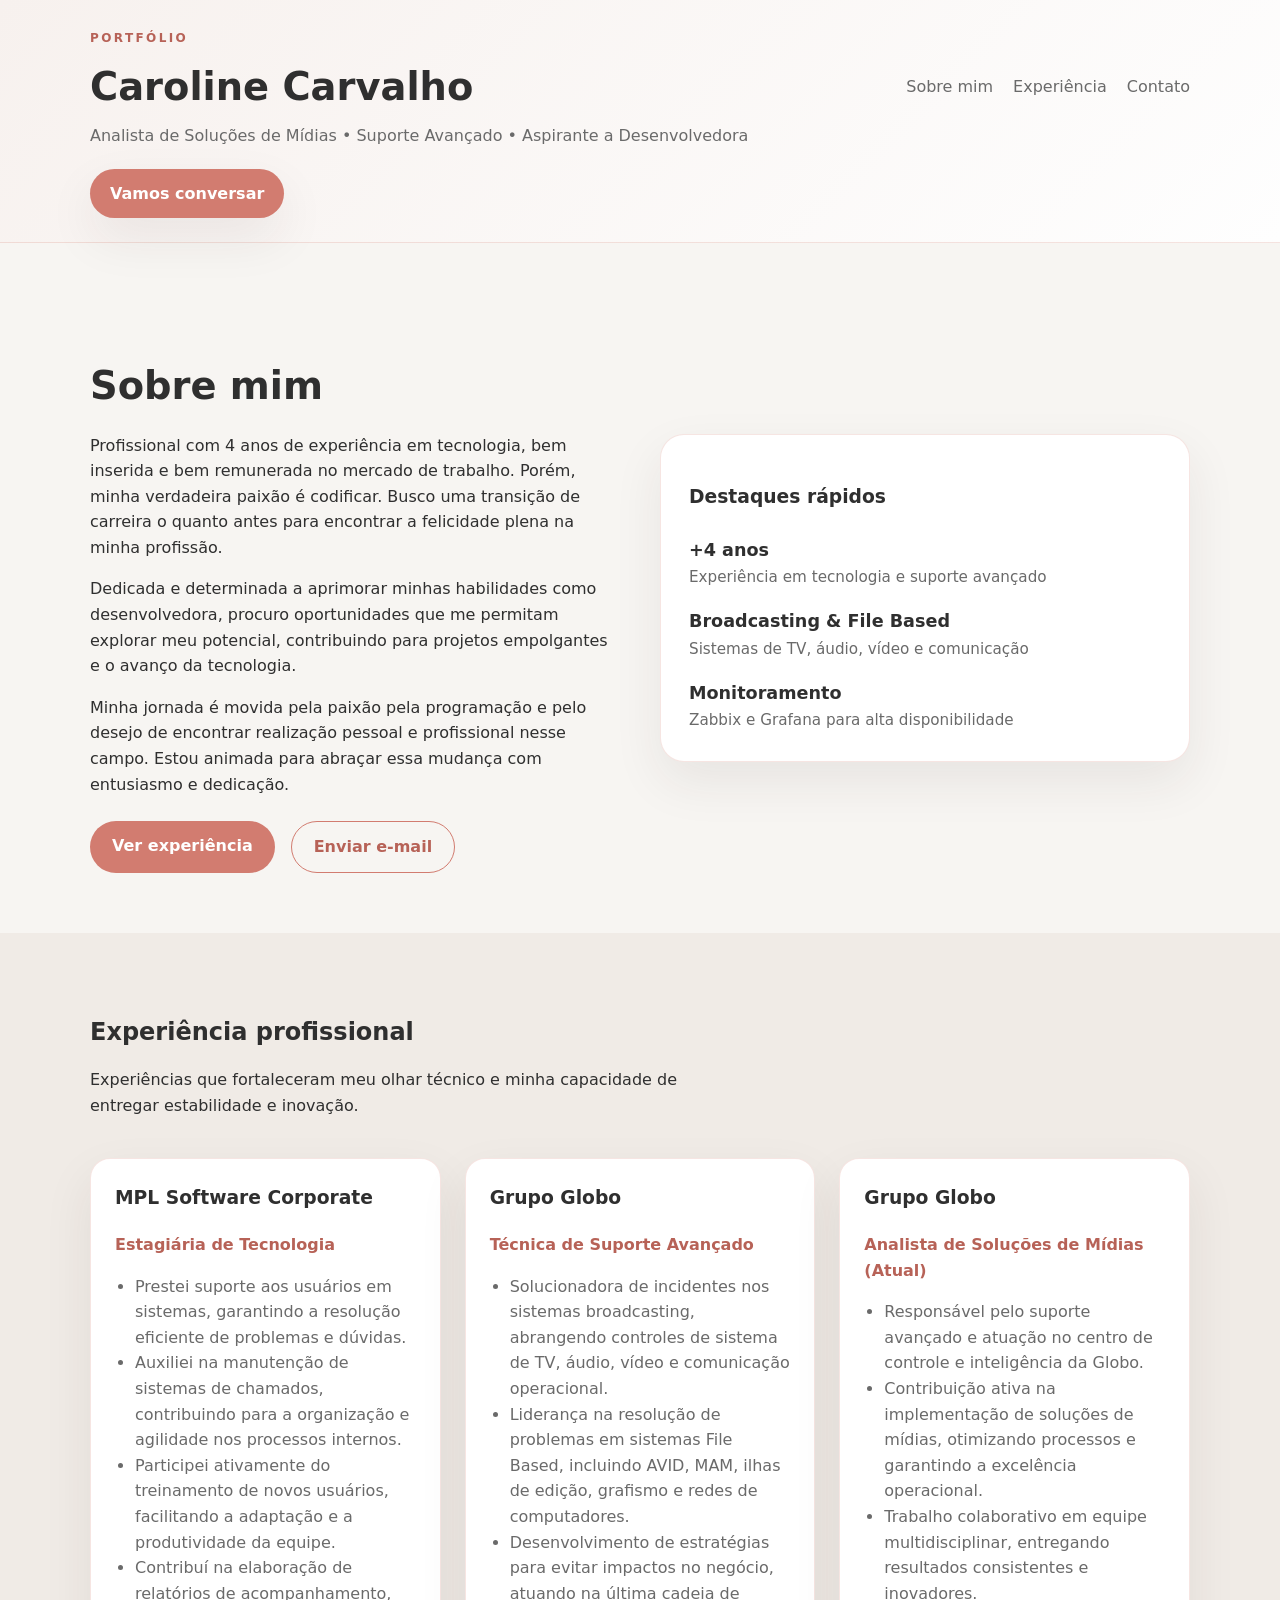
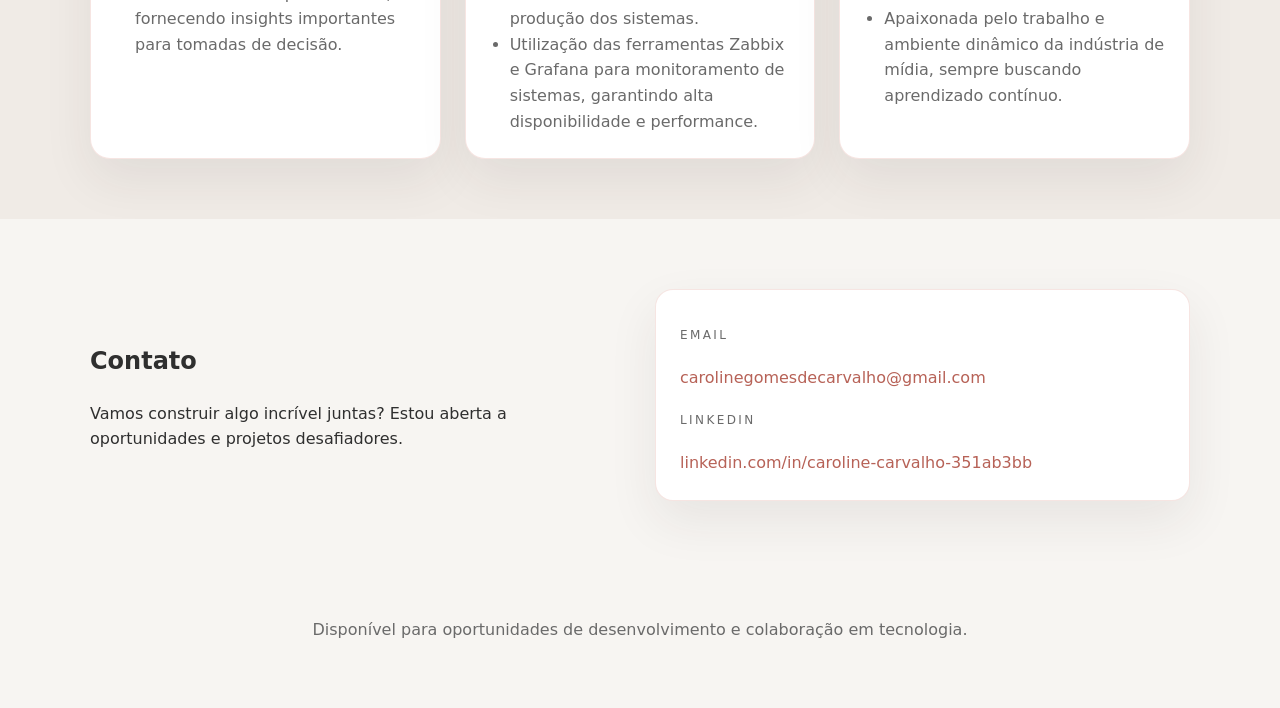
<file: index.html>
<!DOCTYPE html>
<html lang="pt-BR">
<head>
  <meta charset="UTF-8">
  <meta name="viewport" content="width=device-width, initial-scale=1.0">
  <title>Portfólio de Caroline Carvalho</title>
  <link rel="stylesheet" href="styles.css">
</head>
<body>
  <header class="site-header">
    <div class="container header-content">
      <div class="brand">
        <span class="eyebrow">Portfólio</span>
        <h1>Caroline Carvalho</h1>
        <p class="role">Analista de Soluções de Mídias • Suporte Avançado • Aspirante a Desenvolvedora</p>
      </div>
      <nav>
        <ul class="nav-list">
          <li><a href="#about">Sobre mim</a></li>
          <li><a href="#experience">Experiência</a></li>
          <li><a href="#contact">Contato</a></li>
        </ul>
      </nav>
      <a class="cta" href="#contact">Vamos conversar</a>
    </div>
  </header>

  <main>
    <section id="about" class="hero">
      <div class="container hero-grid">
        <div>
          <h2>Sobre mim</h2>
          <p>
            Profissional com 4 anos de experiência em tecnologia, bem inserida e bem remunerada no mercado de trabalho. Porém, minha verdadeira paixão é codificar. Busco uma transição de carreira o quanto antes para encontrar a felicidade plena na minha profissão.
          </p>
          <p>
            Dedicada e determinada a aprimorar minhas habilidades como desenvolvedora, procuro oportunidades que me permitam explorar meu potencial, contribuindo para projetos empolgantes e o avanço da tecnologia.
          </p>
          <p>
            Minha jornada é movida pela paixão pela programação e pelo desejo de encontrar realização pessoal e profissional nesse campo. Estou animada para abraçar essa mudança com entusiasmo e dedicação.
          </p>
          <div class="hero-actions">
            <a class="button primary" href="#experience">Ver experiência</a>
            <a class="button ghost" href="mailto:carolinegomesdecarvalho@gmail.com">Enviar e-mail</a>
          </div>
        </div>
        <div class="hero-card">
          <h3>Destaques rápidos</h3>
          <ul class="highlight-list">
            <li>
              <span class="highlight-title">+4 anos</span>
              <span class="highlight-subtitle">Experiência em tecnologia e suporte avançado</span>
            </li>
            <li>
              <span class="highlight-title">Broadcasting & File Based</span>
              <span class="highlight-subtitle">Sistemas de TV, áudio, vídeo e comunicação</span>
            </li>
            <li>
              <span class="highlight-title">Monitoramento</span>
              <span class="highlight-subtitle">Zabbix e Grafana para alta disponibilidade</span>
            </li>
          </ul>
        </div>
      </div>
    </section>

    <section id="experience" class="experience">
      <div class="container">
        <div class="section-header">
          <h2>Experiência profissional</h2>
          <p>Experiências que fortaleceram meu olhar técnico e minha capacidade de entregar estabilidade e inovação.</p>
        </div>
        <div class="experience-grid">
          <article class="experience-card">
            <h3>MPL Software Corporate</h3>
            <p class="experience-role">Estagiária de Tecnologia</p>
            <ul>
              <li>Prestei suporte aos usuários em sistemas, garantindo a resolução eficiente de problemas e dúvidas.</li>
              <li>Auxiliei na manutenção de sistemas de chamados, contribuindo para a organização e agilidade nos processos internos.</li>
              <li>Participei ativamente do treinamento de novos usuários, facilitando a adaptação e a produtividade da equipe.</li>
              <li>Contribuí na elaboração de relatórios de acompanhamento, fornecendo insights importantes para tomadas de decisão.</li>
            </ul>
          </article>
          <article class="experience-card">
            <h3>Grupo Globo</h3>
            <p class="experience-role">Técnica de Suporte Avançado</p>
            <ul>
              <li>Solucionadora de incidentes nos sistemas broadcasting, abrangendo controles de sistema de TV, áudio, vídeo e comunicação operacional.</li>
              <li>Liderança na resolução de problemas em sistemas File Based, incluindo AVID, MAM, ilhas de edição, grafismo e redes de computadores.</li>
              <li>Desenvolvimento de estratégias para evitar impactos no negócio, atuando na última cadeia de produção dos sistemas.</li>
              <li>Utilização das ferramentas Zabbix e Grafana para monitoramento de sistemas, garantindo alta disponibilidade e performance.</li>
            </ul>
          </article>
          <article class="experience-card">
            <h3>Grupo Globo</h3>
            <p class="experience-role">Analista de Soluções de Mídias (Atual)</p>
            <ul>
              <li>Responsável pelo suporte avançado e atuação no centro de controle e inteligência da Globo.</li>
              <li>Contribuição ativa na implementação de soluções de mídias, otimizando processos e garantindo a excelência operacional.</li>
              <li>Trabalho colaborativo em equipe multidisciplinar, entregando resultados consistentes e inovadores.</li>
              <li>Apaixonada pelo trabalho e ambiente dinâmico da indústria de mídia, sempre buscando aprendizado contínuo.</li>
            </ul>
          </article>
        </div>
      </div>
    </section>

    <section id="contact" class="contact">
      <div class="container contact-grid">
        <div>
          <h2>Contato</h2>
          <p>Vamos construir algo incrível juntas? Estou aberta a oportunidades e projetos desafiadores.</p>
        </div>
        <div class="contact-card">
          <p class="contact-label">Email</p>
          <a href="mailto:carolinegomesdecarvalho@gmail.com">carolinegomesdecarvalho@gmail.com</a>
          <p class="contact-label">LinkedIn</p>
          <a href="https://www.linkedin.com/in/caroline-carvalho-351ab3bb" target="_blank" rel="noreferrer">linkedin.com/in/caroline-carvalho-351ab3bb</a>
        </div>
      </div>
    </section>
  </main>

  <footer class="site-footer">
    <div class="container">
      <p>Disponível para oportunidades de desenvolvimento e colaboração em tecnologia.</p>
    </div>
  </footer>
</body>
</html>
</file>
<file: styles.css>
:root {
  color-scheme: light;
  --bg: #f7f5f2;
  --surface: #ffffff;
  --surface-alt: #f0ebe6;
  --text: #2f2f2f;
  --muted: #6a6a6a;
  --accent: #d27c70;
  --accent-dark: #b76257;
  --border: rgba(210, 124, 112, 0.2);
  --shadow: 0 20px 50px rgba(52, 35, 32, 0.08);
}

* {
  box-sizing: border-box;
}

body {
  margin: 0;
  font-family: "Inter", "Segoe UI", system-ui, -apple-system, sans-serif;
  line-height: 1.6;
  background: var(--bg);
  color: var(--text);
}

a {
  color: inherit;
}

.container {
  width: min(1100px, 90%);
  margin: 0 auto;
}

.site-header {
  background: linear-gradient(135deg, #f7f1ee 0%, #fefefe 100%);
  border-bottom: 1px solid var(--border);
  position: sticky;
  top: 0;
  z-index: 10;
}

.header-content {
  display: flex;
  flex-wrap: wrap;
  gap: 20px;
  align-items: center;
  justify-content: space-between;
  padding: 24px 0;
}

.brand h1 {
  margin: 6px 0 0;
  font-size: clamp(2rem, 3vw, 2.8rem);
}

.eyebrow {
  text-transform: uppercase;
  letter-spacing: 0.2em;
  font-size: 0.75rem;
  color: var(--accent-dark);
  font-weight: 600;
}

.role {
  margin: 6px 0 0;
  color: var(--muted);
}

.nav-list {
  list-style: none;
  display: flex;
  gap: 20px;
  padding: 0;
  margin: 0;
}

.nav-list a {
  text-decoration: none;
  font-weight: 500;
  color: var(--muted);
}

.nav-list a:hover {
  color: var(--accent-dark);
}

.cta {
  text-decoration: none;
  background: var(--accent);
  color: #fff;
  padding: 12px 20px;
  border-radius: 999px;
  font-weight: 600;
  box-shadow: var(--shadow);
}

.cta:hover {
  background: var(--accent-dark);
}

.hero {
  padding: 80px 0 60px;
}

.hero-grid {
  display: grid;
  gap: 40px;
  grid-template-columns: repeat(auto-fit, minmax(280px, 1fr));
  align-items: center;
}

.hero h2 {
  font-size: clamp(1.8rem, 3vw, 2.4rem);
  margin-bottom: 16px;
}

.hero-actions {
  display: flex;
  gap: 16px;
  margin-top: 24px;
  flex-wrap: wrap;
}

.button {
  padding: 12px 22px;
  border-radius: 999px;
  text-decoration: none;
  font-weight: 600;
}

.button.primary {
  background: var(--accent);
  color: #fff;
}

.button.primary:hover {
  background: var(--accent-dark);
}

.button.ghost {
  border: 1px solid var(--accent);
  color: var(--accent-dark);
}

.hero-card {
  background: var(--surface);
  padding: 28px;
  border-radius: 24px;
  box-shadow: var(--shadow);
  border: 1px solid var(--border);
}

.highlight-list {
  list-style: none;
  padding: 0;
  margin: 24px 0 0;
  display: grid;
  gap: 18px;
}

.highlight-title {
  display: block;
  font-size: 1.1rem;
  font-weight: 700;
}

.highlight-subtitle {
  color: var(--muted);
  font-size: 0.95rem;
}

.experience {
  padding: 60px 0;
  background: var(--surface-alt);
}

.section-header {
  text-align: left;
  max-width: 640px;
  margin-bottom: 40px;
}

.section-header h2 {
  margin-bottom: 10px;
}

.experience-grid {
  display: grid;
  gap: 24px;
  grid-template-columns: repeat(auto-fit, minmax(260px, 1fr));
}

.experience-card {
  background: var(--surface);
  border-radius: 20px;
  padding: 24px;
  border: 1px solid var(--border);
  box-shadow: var(--shadow);
}

.experience-card h3 {
  margin-top: 0;
}

.experience-role {
  margin: 4px 0 16px;
  font-weight: 600;
  color: var(--accent-dark);
}

.experience-card ul {
  padding-left: 20px;
  margin: 0;
  color: var(--muted);
}

.contact {
  padding: 70px 0;
}

.contact-grid {
  display: grid;
  gap: 30px;
  grid-template-columns: repeat(auto-fit, minmax(280px, 1fr));
  align-items: center;
}

.contact-card {
  background: var(--surface);
  border-radius: 18px;
  padding: 24px;
  box-shadow: var(--shadow);
  border: 1px solid var(--border);
  display: grid;
  gap: 8px;
}

.contact-card a {
  color: var(--accent-dark);
  text-decoration: none;
  word-break: break-word;
}

.contact-card a:hover {
  text-decoration: underline;
}

.contact-label {
  text-transform: uppercase;
  font-size: 0.75rem;
  letter-spacing: 0.2em;
  color: var(--muted);
  margin-top: 12px;
}

.site-footer {
  padding: 30px 0 50px;
  text-align: center;
  color: var(--muted);
}

@media (max-width: 720px) {
  .header-content {
    flex-direction: column;
    align-items: flex-start;
  }

  .nav-list {
    flex-wrap: wrap;
  }

  .cta {
    align-self: flex-start;
  }
}
</file>
